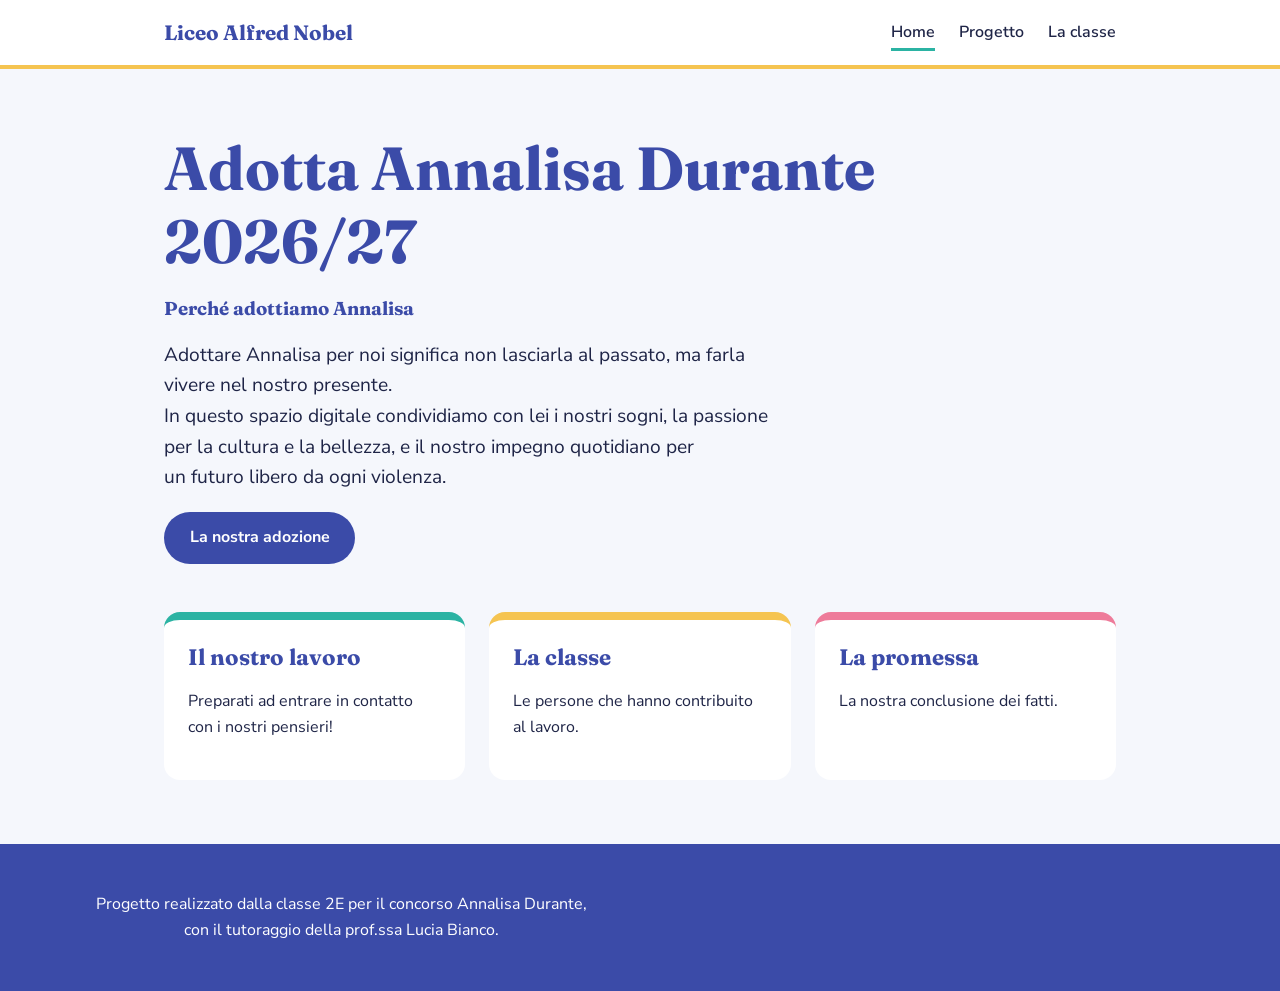
<file: index.html>
<!DOCTYPE html>
<html lang="it">
<head>
  <meta charset="UTF-8">
  <meta name="viewport" content="width=device-width, initial-scale=1">
  <title>Adotta Annalisa</title>
  
  <link rel="stylesheet" href="style.css">
  
  <link href="https://fonts.googleapis.com/css2?family=Fraunces:wght@600;700&family=Nunito+Sans:wght@400;700&display=swap" rel="stylesheet">
</head>
<body>

  <header>
    <div class="contenitore">
      <nav>
        <a class="logo" href="index.html">Liceo Alfred Nobel</a>
        <button id="bottone-menu" 
                aria-label="Apri il menu"
                aria-expanded="false"
                aria-controls="menu">Menu</button>
        <ul id="menu">
          
          <li><a class="attivo" href="index.html">Home</a></li>
          <li><a href="progetto.html">Progetto</a></li>
          <li><a href="team.html">La classe</a></li>
        </ul>
      </nav>
    </div>
  </header>

  <main class="contenitore">
    <section class="hero">
      <h1>Adotta Annalisa Durante 2026/27</h1>
      <h3>Perché adottiamo Annalisa</h3>
    
      <p>Adottare Annalisa per noi significa non lasciarla al passato, ma farla<br>
       vivere nel nostro presente.<br>
      In questo spazio digitale condividiamo con lei i nostri sogni, la passione<br>
      per la cultura e la bellezza, e il nostro impegno quotidiano per<br>
       un futuro libero da ogni violenza.</p>
      <a class="bottone" href="progetto.html">La nostra adozione</a>
    </section>

    
    <section class="schede">
      <a class="scheda" href="progetto.html">
        <h2>Il nostro lavoro</h2>
        <p>Preparati ad entrare in contatto con i nostri pensieri!</p>
      </a>
      <a class="scheda" href="team.html">
        <h2>La classe</h2>
        <p>Le persone che hanno contribuito al lavoro.</p>
      </a>
      <a class="scheda" href="progetto.html#risultati">
        <h2>La promessa</h2>
        <p>La nostra conclusione dei fatti.</p>




        
      </a>
    </section>

    
  </main>

  <footer>
    <p>Progetto realizzato dalla classe 2E per il concorso  Annalisa Durante,
      <br>con il tutoraggio della prof.ssa Lucia Bianco.</p>
  </footer>

  <script src="script.js"></script>
</body>
</html>
</file>
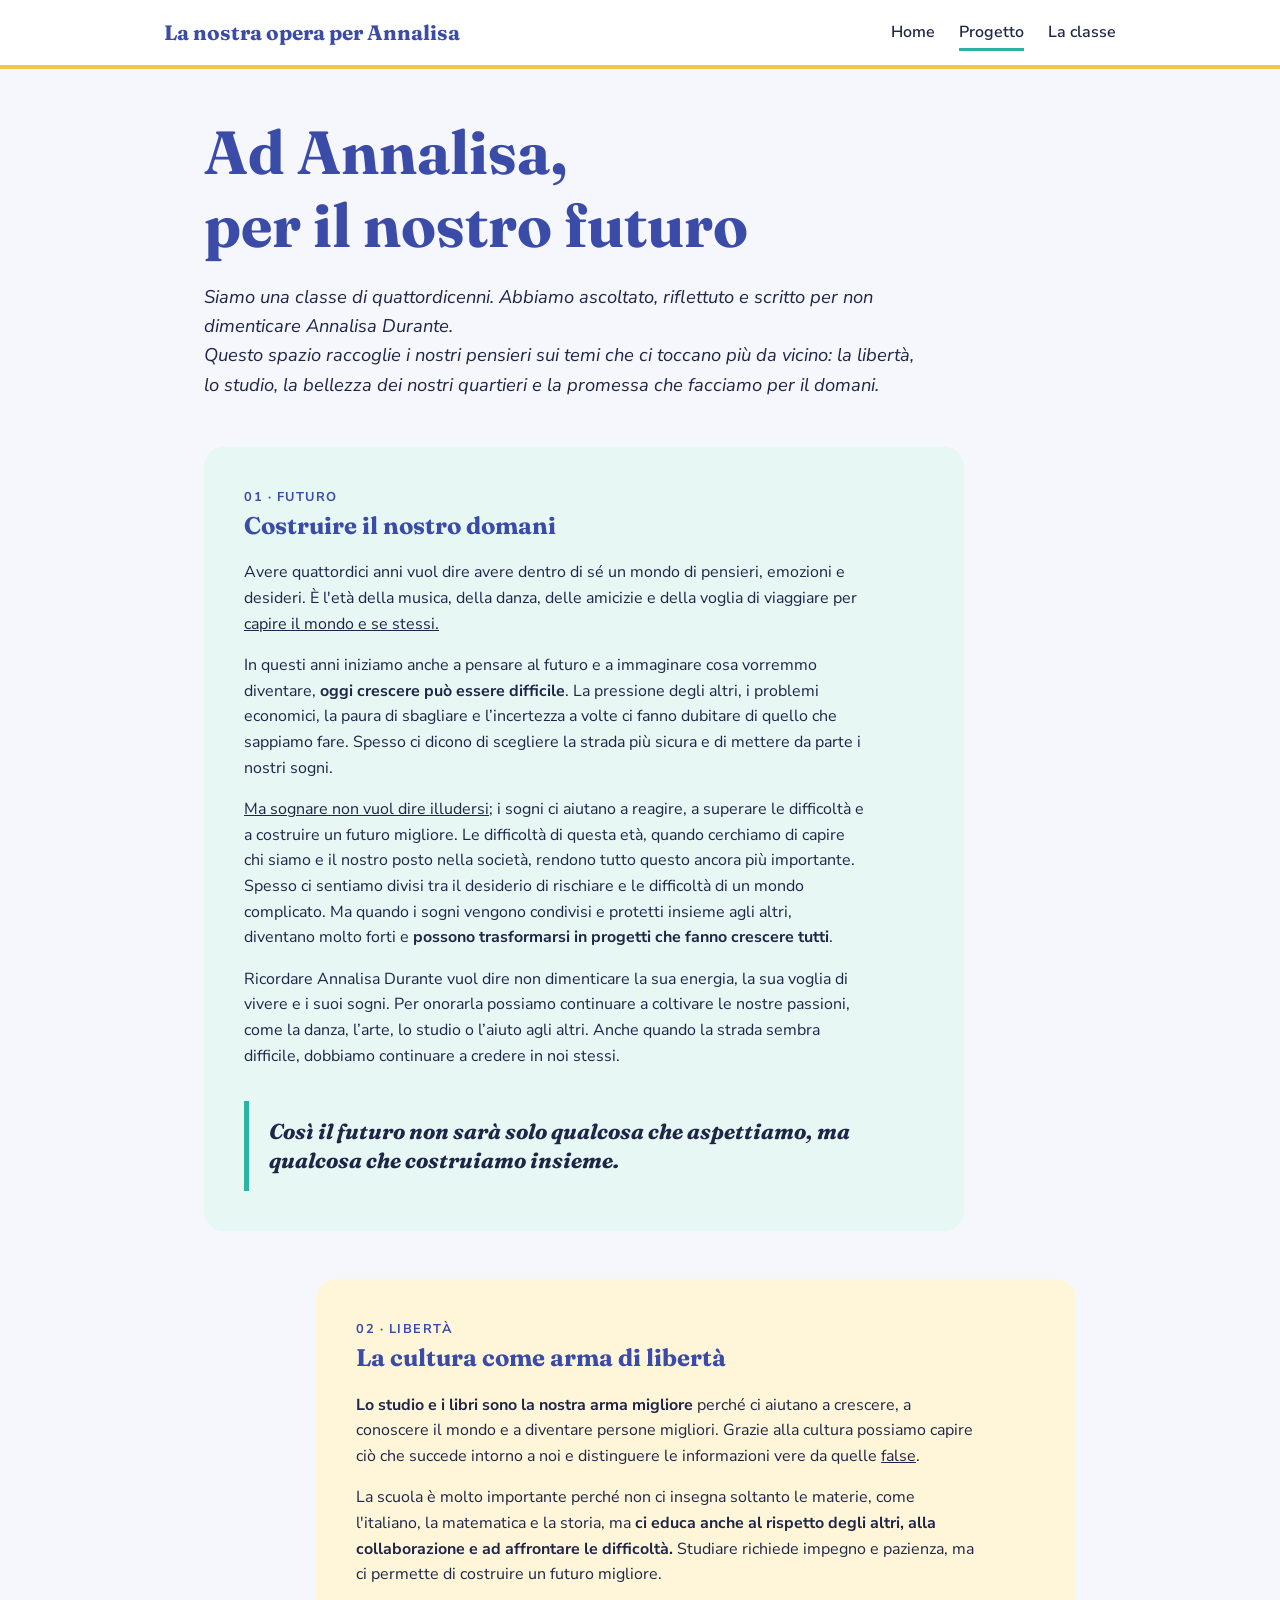
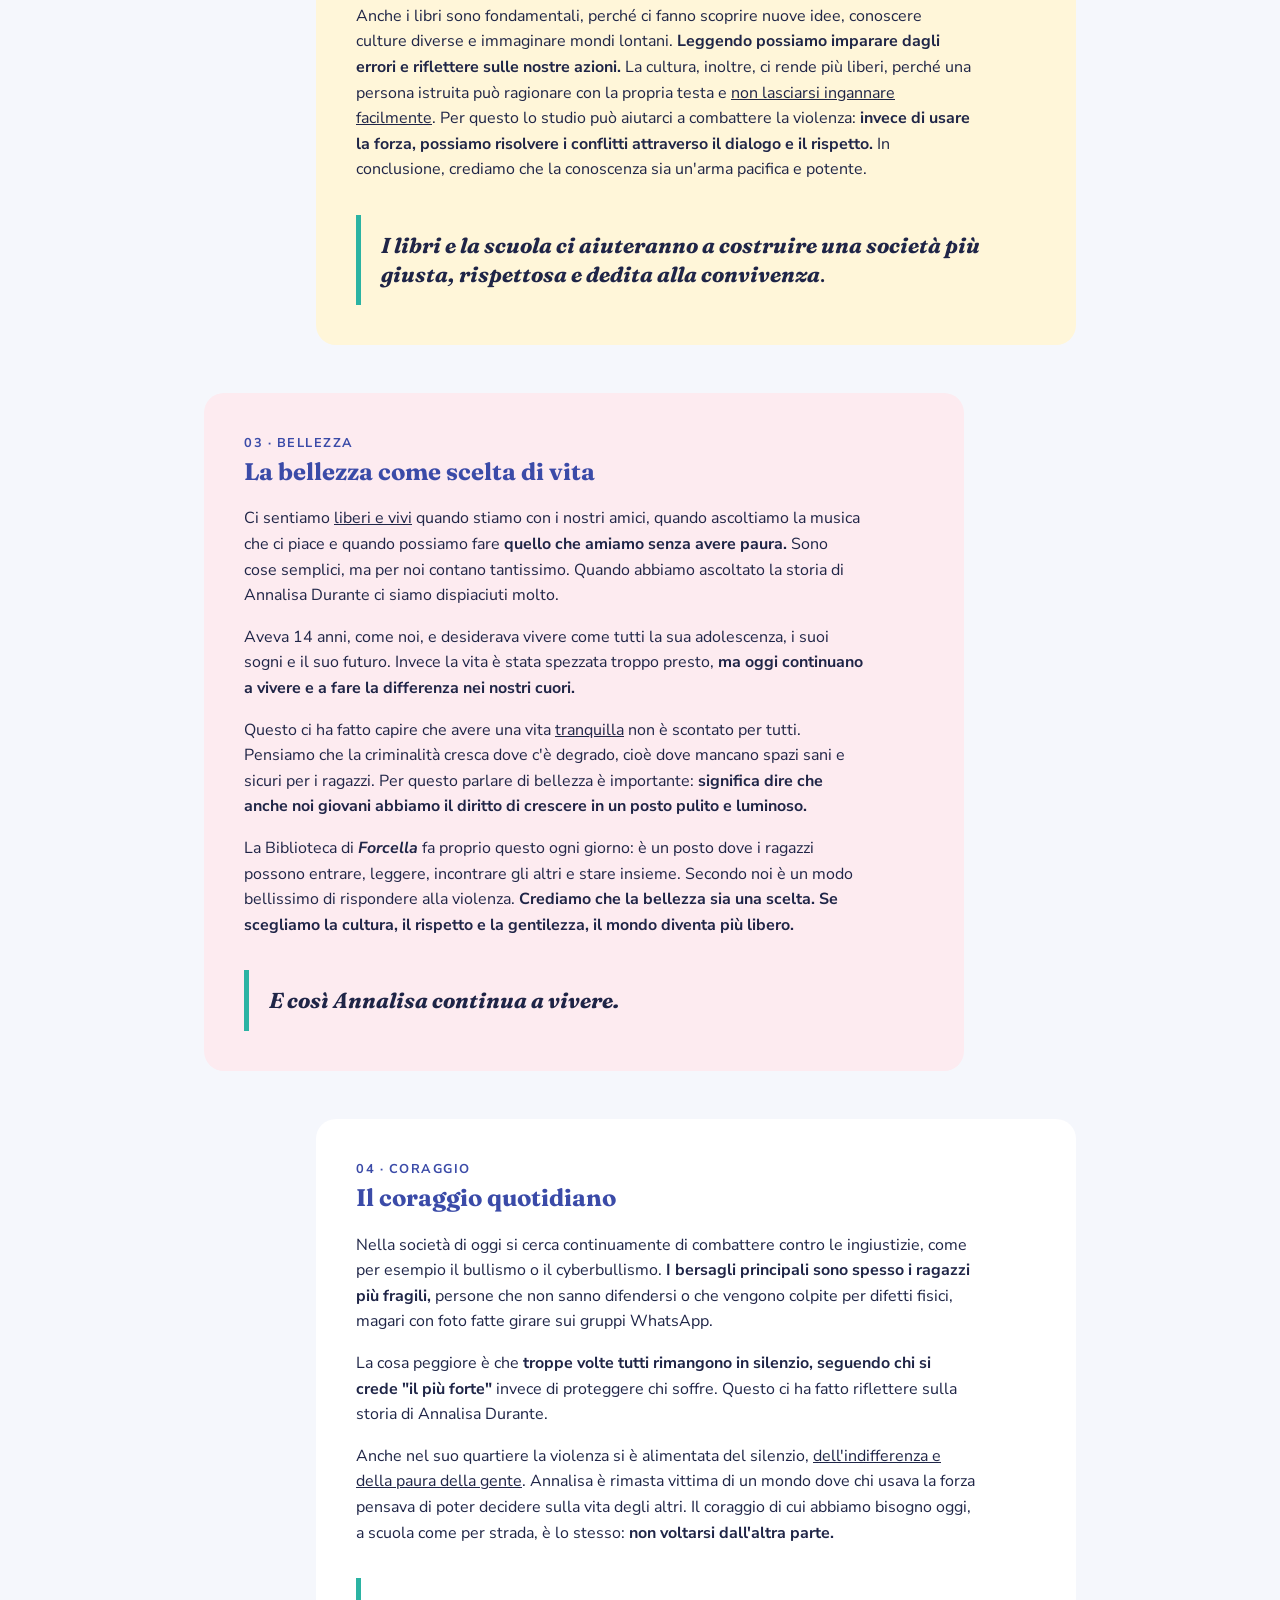
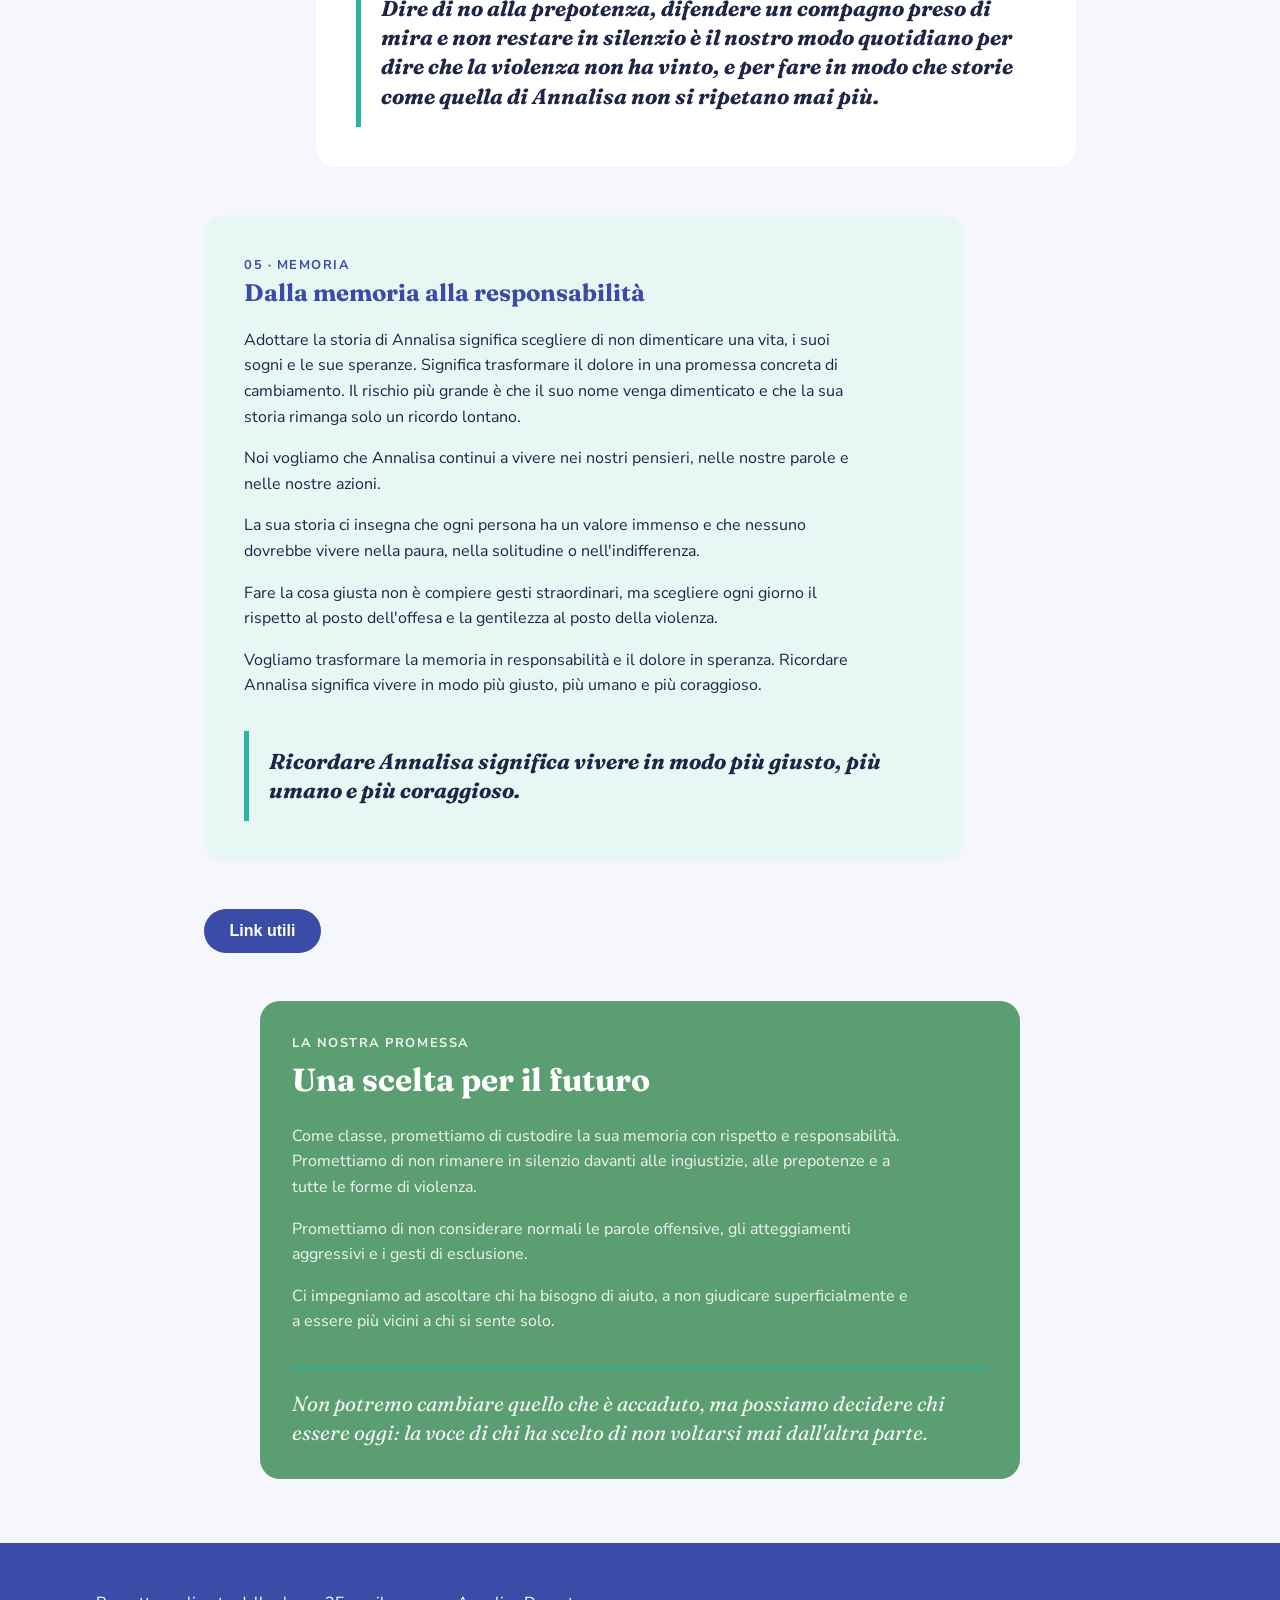
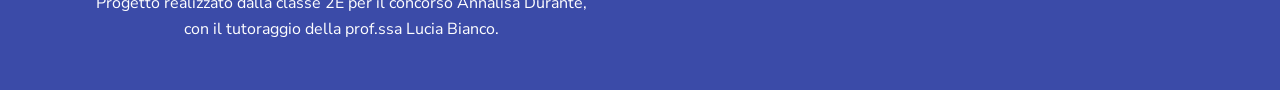
<file: Progetto.html>
<!DOCTYPE html>
<html lang="it">
<head>
  <meta charset="UTF-8">
  <meta name="viewport" content="width=device-width, initial-scale=1">
  <title>Progetto</title>
  <link rel="stylesheet" href="style.css">
  <link href="https://fonts.googleapis.com/css2?family=Fraunces:wght@600;700&family=Nunito+Sans:wght@400;700&display=swap" rel="stylesheet">
</head>
<body>

  <header>
    <div class="contenitore">
      <nav>
        <a class="logo" href="index.html">La nostra opera per Annalisa</a>
        <button id="bottone-menu" aria-label="Apri il menu">Menu</button>
        <ul id="menu">
          <li><a href="index.html">Home</a></li>
          <li><a class="attivo" href="progetto.html">Progetto</a></li>
          <li><a href="team.html">La classe</a></li>
        </ul>
      </nav>
    </div>
  </header>



  <main class="contenitore pagina">
  <h1>Ad Annalisa,<br>
    per il nostro futuro</h1>

  <p class="introduzione"><em>Siamo una classe di quattordicenni. Abbiamo ascoltato,
    riflettuto e scritto per non dimenticare Annalisa Durante.<br>
    Questo spazio raccoglie i nostri pensieri sui temi che ci
    toccano più da vicino: la libertà, lo studio, la bellezza
    dei nostri quartieri e la promessa che facciamo per il domani.</em></p>

  <section class="tema tema--acqua">
    <p class="numero">01 · FUTURO</p>
    <h2>Costruire il nostro domani</h2>

    <p>Avere quattordici anni vuol dire avere dentro di sé un mondo di pensieri, emozioni e desideri.
      È l'età della musica, della danza, delle amicizie e della voglia di viaggiare per <u>capire
      il mondo e se stessi.</u></p>

    <p>In questi anni iniziamo anche a pensare al futuro e a immaginare cosa vorremmo diventare,
      <strong>oggi crescere può essere difficile</strong>. La pressione
      degli altri, i problemi economici, la paura di sbagliare e l’incertezza a volte ci fanno
      dubitare di quello che sappiamo fare. Spesso ci dicono di scegliere la strada più sicura e
      di mettere da parte i nostri sogni.</p>

    <p><u>Ma sognare non vuol dire illudersi</u>; i sogni ci aiutano a
      reagire, a superare le difficoltà e a costruire un futuro migliore. Le difficoltà di questa età,
      quando cerchiamo di capire chi siamo e il nostro posto nella società, rendono tutto questo
      ancora più importante. Spesso ci sentiamo divisi tra il desiderio di rischiare e le difficoltà
      di un mondo complicato. Ma quando i sogni vengono condivisi e protetti insieme agli altri,
      diventano molto forti e <strong>possono trasformarsi in progetti che fanno crescere tutti</strong>.</p>

    <p>Ricordare Annalisa Durante vuol dire non dimenticare la sua energia, la sua voglia di vivere
      e i suoi sogni. Per onorarla possiamo continuare a coltivare le nostre passioni, come la
      danza, l’arte, lo studio o l’aiuto agli altri. Anche quando la strada sembra difficile,
      dobbiamo continuare a credere in noi stessi.</p>

    <blockquote><strong><em>Così il futuro non sarà solo qualcosa che
      aspettiamo, ma qualcosa che costruiamo insieme.</em></strong></blockquote>
  </section>

  <section class="tema tema--giallo">
    <p class="numero">02 · LIBERTÀ</p>
    <h2>La cultura come arma di libertà</h2>

    <p><strong>Lo studio e i libri sono la nostra arma migliore</strong> perché ci aiutano a crescere, a conoscere il mondo e
      a diventare persone migliori. Grazie alla cultura possiamo capire ciò che succede intorno a noi e
      distinguere le informazioni vere da quelle <u>false</u>.</p>

    <p>La scuola è molto importante perché non ci insegna soltanto le materie, come l'italiano, la matematica e la storia,
      ma <strong>ci educa anche al rispetto degli altri, alla collaborazione e ad affrontare le difficoltà.</strong>
      Studiare richiede impegno e pazienza, ma ci permette di costruire un futuro migliore.</p>

    <p>Anche i libri sono fondamentali, perché ci fanno scoprire nuove idee, conoscere culture diverse e immaginare
      mondi lontani. <strong>Leggendo possiamo imparare dagli errori e riflettere sulle nostre azioni.</strong>
      La cultura, inoltre, ci rende più liberi, perché una persona istruita può ragionare con la propria testa
      e <u>non lasciarsi ingannare facilmente</u>. Per questo lo studio può aiutarci a combattere la violenza:
      <strong>invece di usare la forza, possiamo risolvere i conflitti attraverso il dialogo e il rispetto.</strong>
      In conclusione, crediamo che la conoscenza sia un'arma pacifica e potente.</p>

    <blockquote><strong><em>I libri e la scuola
      ci aiuteranno a costruire una società più giusta, rispettosa e dedita alla convivenza</em></strong>.</blockquote>
  </section>

  <section class="tema tema--rosa">
    <p class="numero">03 · BELLEZZA</p>
    <h2>La bellezza come scelta di vita</h2>

    <p>Ci sentiamo <u>liberi e vivi</u> quando stiamo con i nostri amici, quando ascoltiamo la musica che ci piace e quando
      possiamo fare <strong>quello che amiamo senza avere paura.</strong>
      Sono cose semplici, ma per noi contano tantissimo.
      Quando abbiamo ascoltato la storia di Annalisa Durante ci siamo dispiaciuti molto.</p>

    <p>Aveva 14 anni, come noi,
      e desiderava vivere come tutti la sua adolescenza, i suoi sogni e il suo futuro. Invece la vita è stata spezzata troppo presto,
      <strong>ma oggi continuano a vivere e a fare la differenza nei nostri cuori.</strong></p>

    <p>Questo ci ha fatto capire che avere una vita <u>tranquilla</u> non è scontato per tutti.
      Pensiamo che la criminalità cresca dove c'è degrado, cioè dove mancano spazi sani e sicuri per i ragazzi.
      Per questo parlare di bellezza è importante: <strong>significa dire che anche noi giovani abbiamo il diritto di crescere in un posto pulito e luminoso.</strong></p>

    <p>La Biblioteca di <strong><em>Forcella</em></strong> fa proprio questo ogni giorno: è un posto dove i ragazzi possono entrare, leggere,
      incontrare gli altri e stare insieme.
      Secondo noi è un modo bellissimo di rispondere alla violenza.
      <strong>Crediamo che la bellezza sia una scelta. Se scegliamo la cultura, il rispetto e la gentilezza, il mondo diventa più libero.</strong></p>

    <blockquote><strong><em>E così Annalisa continua a vivere.</em></strong></blockquote>
  </section>

  <section class="tema tema--chiaro">
    <p class="numero">04 · CORAGGIO</p>
    <h2>Il coraggio quotidiano</h2>

    <p>Nella società di oggi si cerca continuamente di combattere contro le ingiustizie,
      come per esempio il bullismo o il cyberbullismo.
      <strong>I bersagli principali sono spesso i ragazzi più fragili,</strong> persone che non sanno difendersi o che vengono colpite per
      difetti fisici, magari con foto fatte girare sui gruppi WhatsApp.</p>

    <p>La cosa peggiore è che <strong>troppe volte tutti rimangono in silenzio, seguendo chi si crede "il più forte"</strong>
      invece di proteggere chi soffre.
      Questo ci ha fatto riflettere sulla storia di Annalisa Durante.</p>

    <p>Anche nel suo quartiere la violenza si è alimentata del silenzio, <u>dell'indifferenza e della paura della gente</u>.
      Annalisa è rimasta vittima di un mondo dove chi usava la forza pensava di poter decidere
      sulla vita degli altri.
      Il coraggio di cui abbiamo bisogno oggi, a scuola come per strada, è lo stesso: <strong>non voltarsi
      dall'altra parte.</strong></p>

    <blockquote><strong><em>Dire di no alla prepotenza, difendere un compagno preso di mira e non restare
      in silenzio è il nostro modo quotidiano per dire che la violenza non ha vinto,
      e per fare in modo che storie come quella di Annalisa non si ripetano mai più.</em></strong></blockquote>
  </section>


  <section class="tema tema--acqua">
  <p class="numero">05 · MEMORIA</p>
  <h2>Dalla memoria alla responsabilità</h2>

  <p>Adottare la storia di Annalisa significa scegliere di non dimenticare una vita,
    i suoi sogni e le sue speranze. Significa trasformare il dolore in una promessa
    concreta di cambiamento. Il rischio più grande è che il suo nome venga dimenticato
    e che la sua storia rimanga solo un ricordo lontano.</p>

  <p>Noi vogliamo che Annalisa continui a vivere nei nostri pensieri, nelle nostre
    parole e nelle nostre azioni.</p>

  <p>La sua storia ci insegna che ogni persona ha un valore immenso e che nessuno
    dovrebbe vivere nella paura, nella solitudine o nell'indifferenza.</p>

  <p>Fare la cosa giusta non è compiere gesti straordinari, ma scegliere ogni giorno
    il rispetto al posto dell'offesa e la gentilezza al posto della violenza.</p>

  <p>
    Vogliamo trasformare la memoria in responsabilità e il dolore in speranza. 
    Ricordare Annalisa significa vivere in modo più giusto, più umano e più coraggioso.
  </p>

  <blockquote><strong><em>
    Ricordare Annalisa significa vivere in modo più giusto, più umano e più coraggioso.
  </blockquote></em></strong>
</section>


  <button class="bottone" id="bottone-dettagli">Link utili</button>
  <div id="dettagli">
    <p>Usato per collegamenti per link o altre pagine.</p>
  </div>

   <!--<section class="risultati" id="risultati">
    <h2>I risultati</h2>
    <p>Cosa ci ha insegnato? Magari ci ha unito per un tema importante?</p>
  </section> -->
</main>

<section class="risultati" id="risultati"> 
  

  <div class="promessa">
    <p class="promessa-etichetta">LA NOSTRA PROMESSA</p>

    <h3>Una scelta per il futuro</h3>

    <div class="promessa-testo">
      <p>
        Come classe, promettiamo di custodire la sua memoria con rispetto e responsabilità.
 Promettiamo di non rimanere in silenzio davanti alle ingiustizie, alle prepotenze
  e a tutte le forme di violenza.
      </p>

      <p>
        Promettiamo di non considerare normali le parole
   offensive, gli atteggiamenti aggressivi e i gesti di esclusione. 
      </p>

      <p>
        Ci impegniamo 
   ad ascoltare chi ha bisogno di aiuto, a non giudicare superficialmente e a essere
    più vicini a chi si sente solo.
      </p>
    </div>

    <p class="promessa-finale">
      Non potremo cambiare quello che è accaduto, ma possiamo decidere chi essere oggi:
      la voce di chi ha scelto di non voltarsi mai dall'altra parte.
    </p>
  </div>
</section>


  <footer>
    <p>Progetto realizzato dalla classe 2E per il concorso Annalisa Durante,<br>con il tutoraggio della prof.ssa Lucia Bianco.</p>
  </footer>

  <script src="script.js"></script>
</body>
</html>
</file>
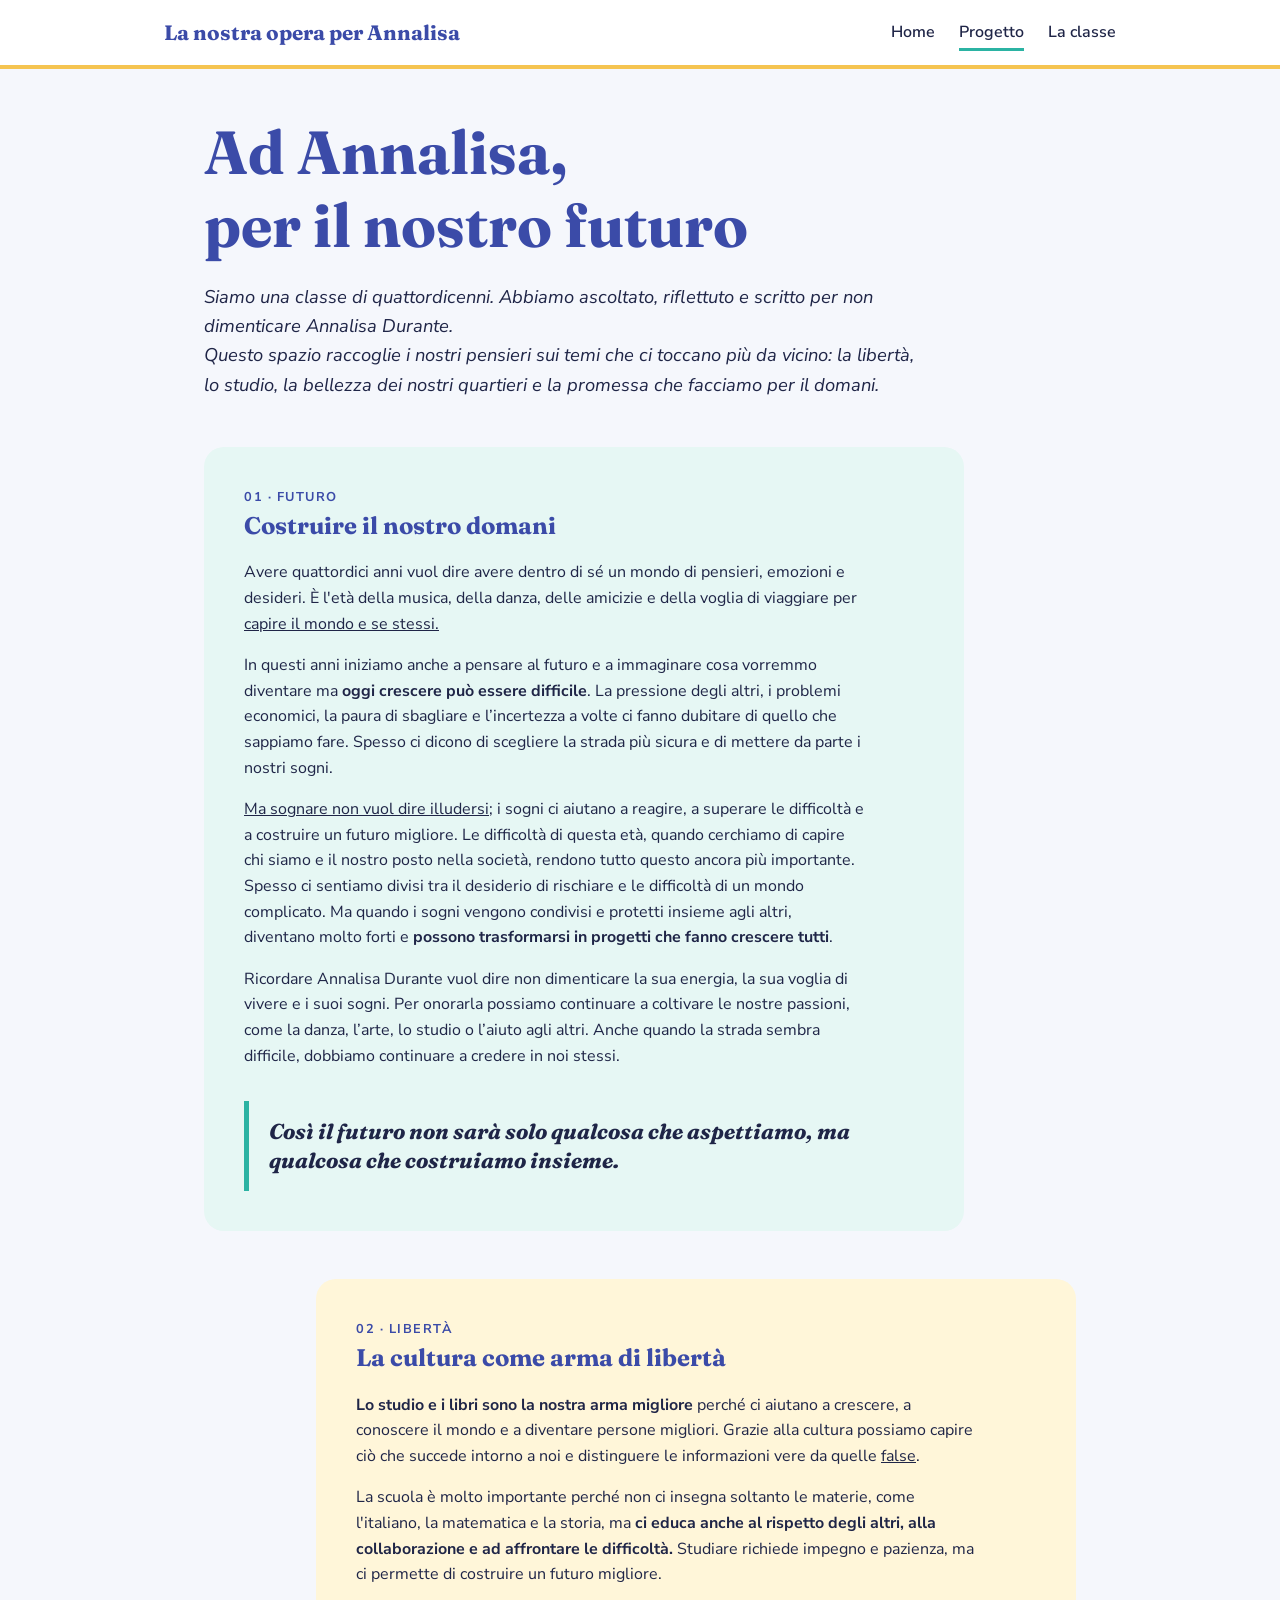
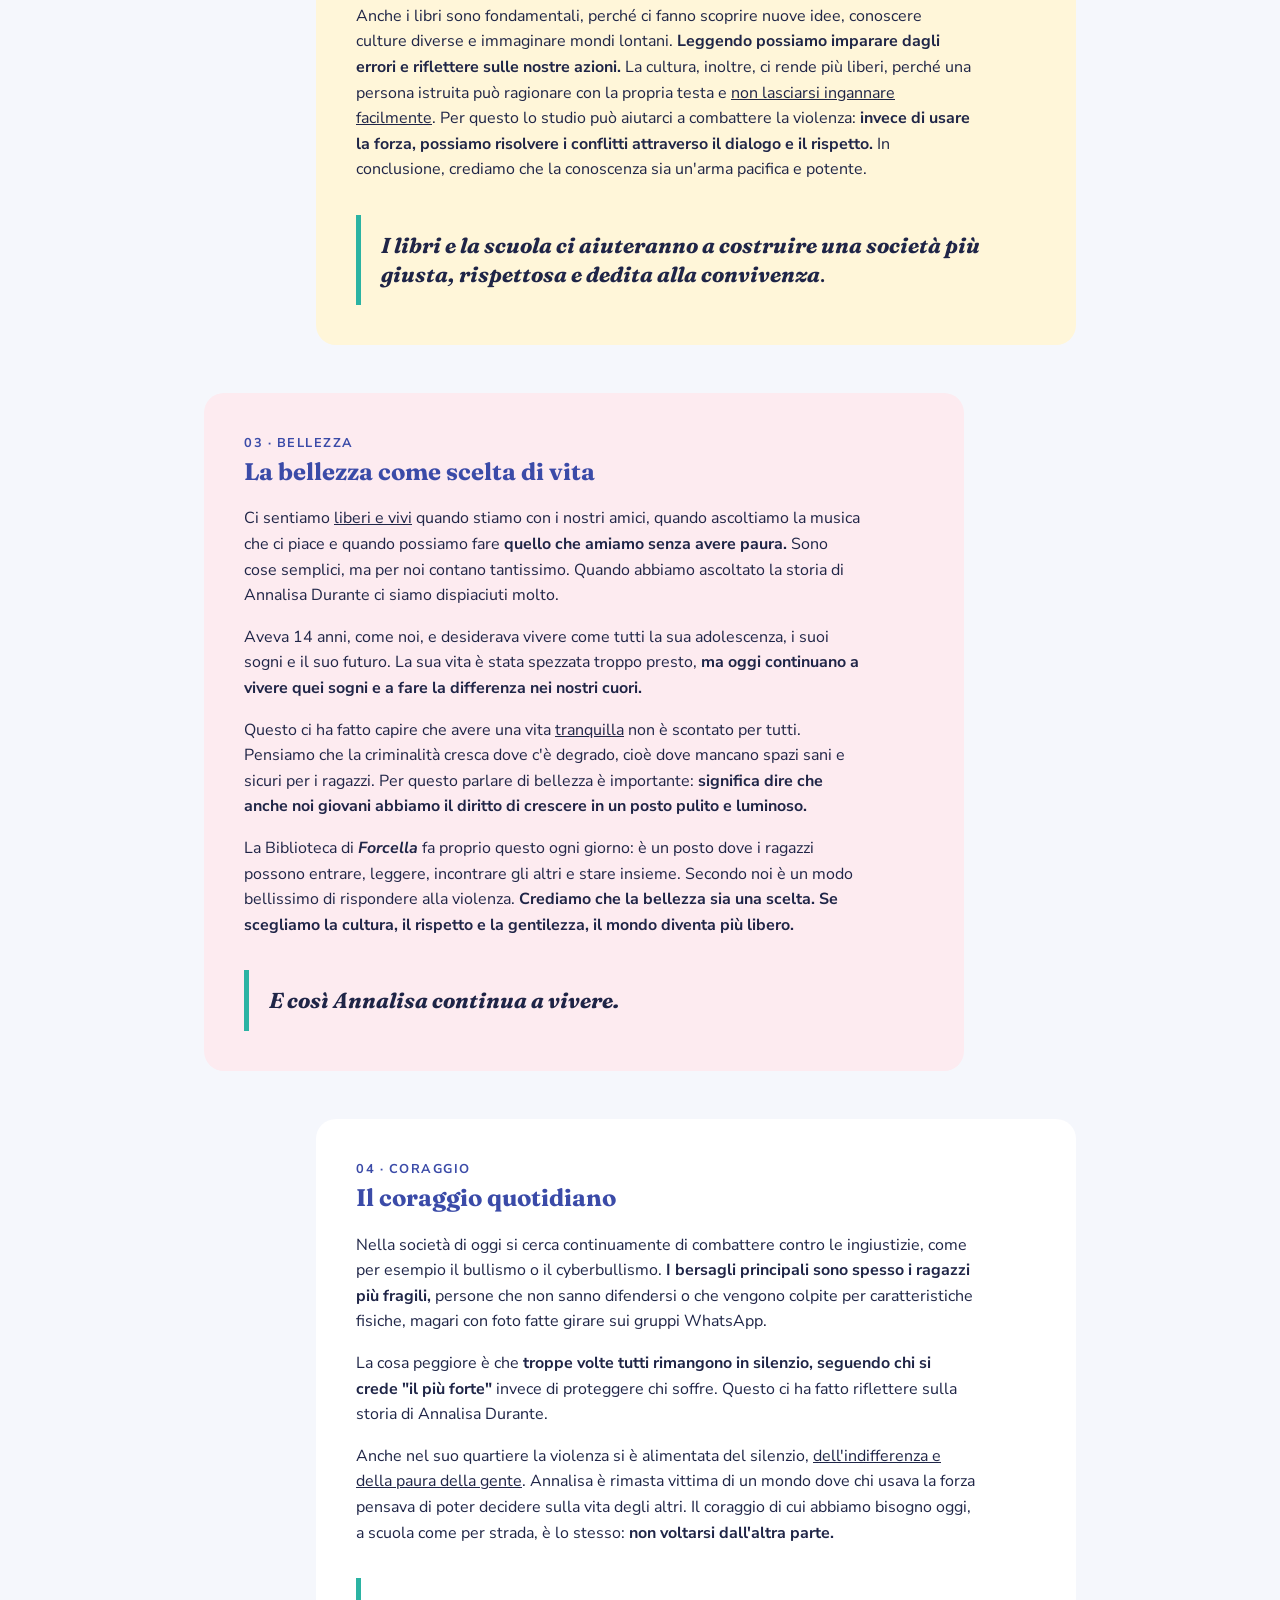
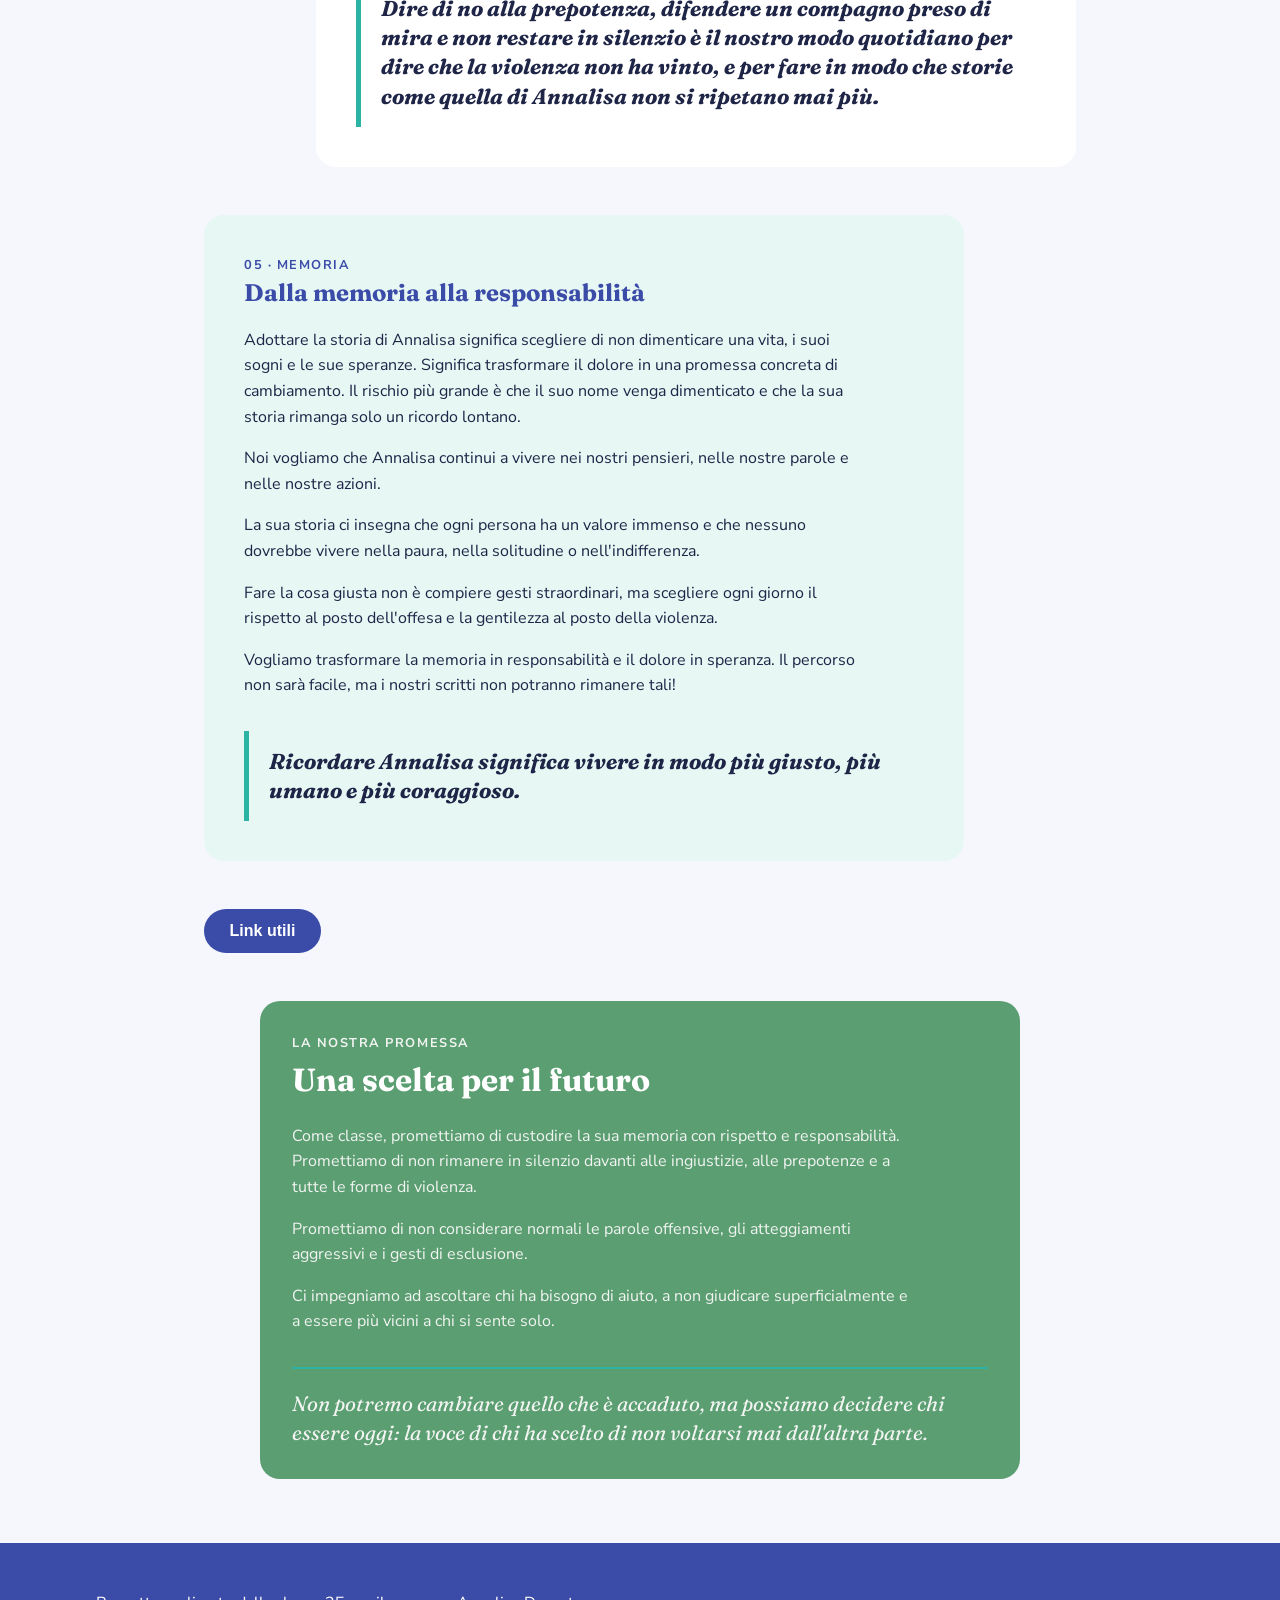
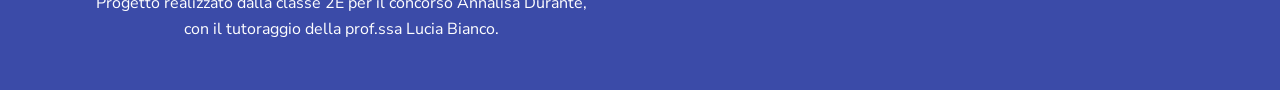
<file: progetto.html>
<!DOCTYPE html>
<html lang="it">
<head>
  <meta charset="UTF-8">
  <meta name="viewport" content="width=device-width, initial-scale=1">
  <title>Progetto</title>
  <link rel="stylesheet" href="style.css">
  <link href="https://fonts.googleapis.com/css2?family=Fraunces:wght@600;700&family=Nunito+Sans:wght@400;700&display=swap" rel="stylesheet">
</head>
<body>

  <header>
    <div class="contenitore">
      <nav>
        <a class="logo" href="index.html">La nostra opera per Annalisa</a>
        <button id="bottone-menu" 
                aria-label="Apri il menu"
                aria-expanded="false"
                aria-controls="menu">Menu</button>
        <ul id="menu">
          <li><a href="index.html">Home</a></li>
          <li><a class="attivo" href="progetto.html">Progetto</a></li>
          <li><a href="team.html">La classe</a></li>
        </ul>
      </nav>
    </div>
  </header>



  <main class="contenitore pagina">
  <h1>Ad Annalisa,<br>
    per il nostro futuro</h1>

  <p class="introduzione"><em>Siamo una classe di quattordicenni. Abbiamo ascoltato,
    riflettuto e scritto per non dimenticare Annalisa Durante.<br>
    Questo spazio raccoglie i nostri pensieri sui temi che ci
    toccano più da vicino: la libertà, lo studio, la bellezza
    dei nostri quartieri e la promessa che facciamo per il domani.</em></p>

  <section class="tema tema--acqua">
    <p class="numero">01 · FUTURO</p>
    <h2>Costruire il nostro domani</h2>

    <p>Avere quattordici anni vuol dire avere dentro di sé un mondo di pensieri, emozioni e desideri.
      È l'età della musica, della danza, delle amicizie e della voglia di viaggiare per <u>capire
      il mondo e se stessi.</u></p>

    <p>In questi anni iniziamo anche a pensare al futuro e a immaginare cosa vorremmo diventare ma
      <strong>oggi crescere può essere difficile</strong>. La pressione
      degli altri, i problemi economici, la paura di sbagliare e l’incertezza a volte ci fanno
      dubitare di quello che sappiamo fare. Spesso ci dicono di scegliere la strada più sicura e
      di mettere da parte i nostri sogni.</p>

    <p><u>Ma sognare non vuol dire illudersi</u>; i sogni ci aiutano a
      reagire, a superare le difficoltà e a costruire un futuro migliore. Le difficoltà di questa età,
      quando cerchiamo di capire chi siamo e il nostro posto nella società, rendono tutto questo
      ancora più importante. Spesso ci sentiamo divisi tra il desiderio di rischiare e le difficoltà
      di un mondo complicato. Ma quando i sogni vengono condivisi e protetti insieme agli altri,
      diventano molto forti e <strong>possono trasformarsi in progetti che fanno crescere tutti</strong>.</p>

    <p>Ricordare Annalisa Durante vuol dire non dimenticare la sua energia, la sua voglia di vivere
      e i suoi sogni. Per onorarla possiamo continuare a coltivare le nostre passioni, come la
      danza, l’arte, lo studio o l’aiuto agli altri. Anche quando la strada sembra difficile,
      dobbiamo continuare a credere in noi stessi.</p>

    <blockquote><strong><em>Così il futuro non sarà solo qualcosa che
      aspettiamo, ma qualcosa che costruiamo insieme.</em></strong></blockquote>
  </section>

  <section class="tema tema--giallo">
    <p class="numero">02 · LIBERTÀ</p>
    <h2>La cultura come arma di libertà</h2>

    <p><strong>Lo studio e i libri sono la nostra arma migliore</strong> perché ci aiutano a crescere, a conoscere il mondo e
      a diventare persone migliori. Grazie alla cultura possiamo capire ciò che succede intorno a noi e
      distinguere le informazioni vere da quelle <u>false</u>.</p>

    <p>La scuola è molto importante perché non ci insegna soltanto le materie, come l'italiano, la matematica e la storia,
      ma <strong>ci educa anche al rispetto degli altri, alla collaborazione e ad affrontare le difficoltà.</strong>
      Studiare richiede impegno e pazienza, ma ci permette di costruire un futuro migliore.</p>

    <p>Anche i libri sono fondamentali, perché ci fanno scoprire nuove idee, conoscere culture diverse e immaginare
      mondi lontani. <strong>Leggendo possiamo imparare dagli errori e riflettere sulle nostre azioni.</strong>
      La cultura, inoltre, ci rende più liberi, perché una persona istruita può ragionare con la propria testa
      e <u>non lasciarsi ingannare facilmente</u>. Per questo lo studio può aiutarci a combattere la violenza:
      <strong>invece di usare la forza, possiamo risolvere i conflitti attraverso il dialogo e il rispetto.</strong>
      In conclusione, crediamo che la conoscenza sia un'arma pacifica e potente.</p>

    <blockquote><strong><em>I libri e la scuola
      ci aiuteranno a costruire una società più giusta, rispettosa e dedita alla convivenza</em></strong>.</blockquote>
  </section>

  <section class="tema tema--rosa">
    <p class="numero">03 · BELLEZZA</p>
    <h2>La bellezza come scelta di vita</h2>

    <p>Ci sentiamo <u>liberi e vivi</u> quando stiamo con i nostri amici, quando ascoltiamo la musica che ci piace e quando
      possiamo fare <strong>quello che amiamo senza avere paura.</strong>
      Sono cose semplici, ma per noi contano tantissimo.
      Quando abbiamo ascoltato la storia di Annalisa Durante ci siamo dispiaciuti molto.</p>

    <p>Aveva 14 anni, come noi,
      e desiderava vivere come tutti la sua adolescenza, i suoi sogni e il suo futuro. La sua vita è stata spezzata troppo presto,
      <strong>ma oggi continuano a vivere quei sogni e a fare la differenza nei nostri cuori.</strong></p>

    <p>Questo ci ha fatto capire che avere una vita <u>tranquilla</u> non è scontato per tutti.
      Pensiamo che la criminalità cresca dove c'è degrado, cioè dove mancano spazi sani e sicuri per i ragazzi.
      Per questo parlare di bellezza è importante: <strong>significa dire che anche noi giovani abbiamo il diritto di crescere in un posto pulito e luminoso.</strong></p>

    <p>La Biblioteca di <strong><em>Forcella</em></strong> fa proprio questo ogni giorno: è un posto dove i ragazzi possono entrare, leggere,
      incontrare gli altri e stare insieme.
      Secondo noi è un modo bellissimo di rispondere alla violenza.
      <strong>Crediamo che la bellezza sia una scelta. Se scegliamo la cultura, il rispetto e la gentilezza, il mondo diventa più libero.</strong></p>

    <blockquote><strong><em>E così Annalisa continua a vivere.</em></strong></blockquote>
  </section>

  <section class="tema tema--chiaro">
    <p class="numero">04 · CORAGGIO</p>
    <h2>Il coraggio quotidiano</h2>

    <p>Nella società di oggi si cerca continuamente di combattere contro le ingiustizie,
      come per esempio il bullismo o il cyberbullismo.
      <strong>I bersagli principali sono spesso i ragazzi più fragili,</strong> persone che non sanno difendersi o che vengono colpite per
      caratteristiche fisiche, magari con foto fatte girare sui gruppi WhatsApp.</p>

    <p>La cosa peggiore è che <strong>troppe volte tutti rimangono in silenzio, seguendo chi si crede "il più forte"</strong>
      invece di proteggere chi soffre.
      Questo ci ha fatto riflettere sulla storia di Annalisa Durante.</p>

    <p>Anche nel suo quartiere la violenza si è alimentata del silenzio, <u>dell'indifferenza e della paura della gente</u>.
      Annalisa è rimasta vittima di un mondo dove chi usava la forza pensava di poter decidere
      sulla vita degli altri.
      Il coraggio di cui abbiamo bisogno oggi, a scuola come per strada, è lo stesso: <strong>non voltarsi
      dall'altra parte.</strong></p>

    <blockquote><strong><em>Dire di no alla prepotenza, difendere un compagno preso di mira e non restare
      in silenzio è il nostro modo quotidiano per dire che la violenza non ha vinto,
      e per fare in modo che storie come quella di Annalisa non si ripetano mai più.</em></strong></blockquote>
  </section>


  <section class="tema tema--acqua">
  <p class="numero">05 · MEMORIA</p>
  <h2>Dalla memoria alla responsabilità</h2>

  <p>Adottare la storia di Annalisa significa scegliere di non dimenticare una vita,
    i suoi sogni e le sue speranze. Significa trasformare il dolore in una promessa
    concreta di cambiamento. Il rischio più grande è che il suo nome venga dimenticato
    e che la sua storia rimanga solo un ricordo lontano.</p>

  <p>Noi vogliamo che Annalisa continui a vivere nei nostri pensieri, nelle nostre
    parole e nelle nostre azioni.</p>

  <p>La sua storia ci insegna che ogni persona ha un valore immenso e che nessuno
    dovrebbe vivere nella paura, nella solitudine o nell'indifferenza.</p>

  <p>Fare la cosa giusta non è compiere gesti straordinari, ma scegliere ogni giorno
    il rispetto al posto dell'offesa e la gentilezza al posto della violenza.</p>

  <p>
    Vogliamo trasformare la memoria in responsabilità e il dolore in speranza. 
    Il percorso non sarà facile, ma i nostri scritti non potranno rimanere tali!
  </p>

  <blockquote><strong><em>
    Ricordare Annalisa significa vivere in modo più giusto, più umano e più coraggioso.
  </em></strong></blockquote>
</section>


  <button class="bottone" id="bottone-dettagli">Link utili</button>
  <div id="dettagli">
    <p>Pagina Wikipedia Annalisa Durante: 
       <a class="linkBlu" href="https://en.wikipedia.org/wiki/Annalisa_Durante" target="_blank" rel="noopener noreferrer">visita il sito</a><br>
       Approfondimenti sulla storia: <a class="linkBlu" href="https://www.interno.gov.it/sites/default/files/allegati/annalisa_durante.pdf" target="_blank" rel="noopener noreferrer">visita il sito</a></p>
  </div>

   <!--<section class="risultati" id="risultati">
    <h2>I risultati</h2>
    <p>Cosa ci ha insegnato? Magari ci ha unito per un tema importante?</p>
  </section> -->
</main>

<section class="risultati" id="risultati"> 
  

  <div class="promessa">
    <p class="promessa-etichetta">LA NOSTRA PROMESSA</p>

    <h3>Una scelta per il futuro</h3>

    <div class="promessa-testo">
      <p>
        Come classe, promettiamo di custodire la sua memoria con rispetto e responsabilità.
 Promettiamo di non rimanere in silenzio davanti alle ingiustizie, alle prepotenze
  e a tutte le forme di violenza.
      </p>

      <p>
        Promettiamo di non considerare normali le parole
   offensive, gli atteggiamenti aggressivi e i gesti di esclusione. 
      </p>

      <p>
        Ci impegniamo 
   ad ascoltare chi ha bisogno di aiuto, a non giudicare superficialmente e a essere
    più vicini a chi si sente solo.
      </p>
    </div>

    <p class="promessa-finale">
      Non potremo cambiare quello che è accaduto, ma possiamo decidere chi essere oggi:
      la voce di chi ha scelto di non voltarsi mai dall'altra parte.
    </p>
  </div>
</section>


  <footer>
    <p>Progetto realizzato dalla classe 2E per il concorso Annalisa Durante,<br>con il tutoraggio della prof.ssa Lucia Bianco.</p>
  </footer>

  <script src="script.js"></script>
</body>
</html>
</file>
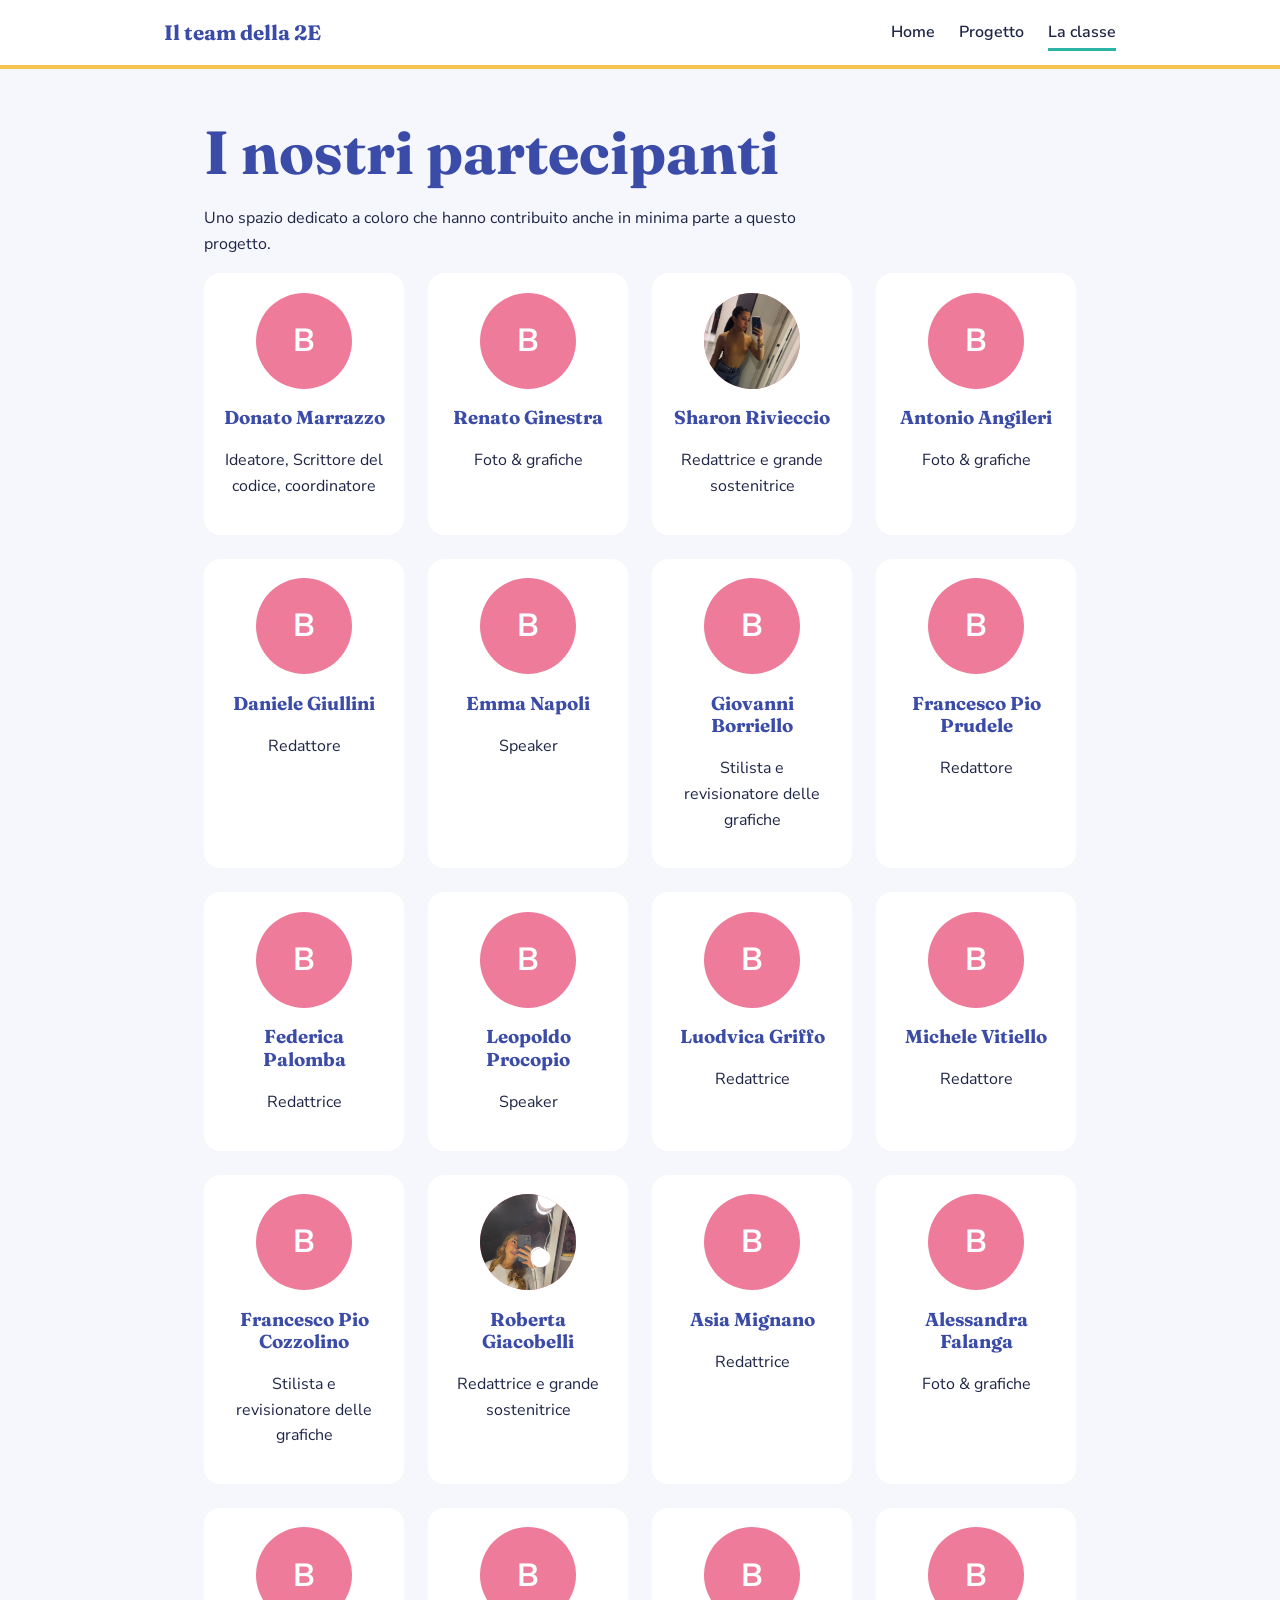
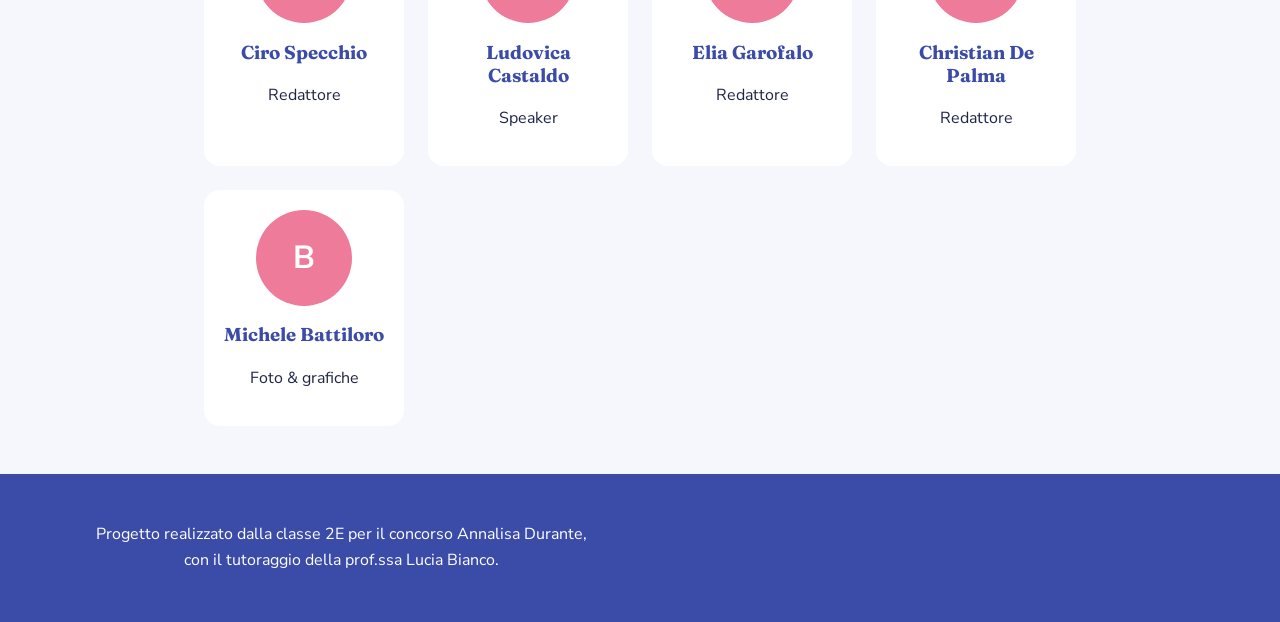
<file: team.html>
<!DOCTYPE html>
<html lang="it">
<head>
  <meta charset="UTF-8">
  <meta name="viewport" content="width=device-width, initial-scale=1">
  <title>Il team della 2E</title>
  <link rel="stylesheet" href="style.css">
  <link href="https://fonts.googleapis.com/css2?family=Fraunces:wght@600;700&family=Nunito+Sans:wght@400;700&display=swap" rel="stylesheet">
</head>
<body>

  <header>
    <div class="contenitore">
      <nav>
        <a class="logo" href="index.html">Il team della 2E</a>
        <button id="bottone-menu" 
                aria-label="Apri il menu"
                aria-expanded="false"
                aria-controls="menu">Menu</button>
        <ul id="menu">
          <li><a href="index.html">Home</a></li>
          <li><a href="progetto.html">Progetto</a></li>
          <li><a class="attivo" href="team.html">La classe</a></li>
        </ul>
      </nav>
    </div>
  </header>

  <main class="contenitore pagina">
    <h1>I nostri partecipanti</h1>
    <p>Uno spazio dedicato a coloro che hanno contribuito anche in minima parte a questo progetto.</p>

    <div class="membri">
      
      <div class="membro">
        <div class="avatar">B</div>
        <h3>Donato Marrazzo</h3>
           <p>Ideatore,
            Scrittore del codice,
           coordinatore</p>
      </div>


      <div class="membro">
        <div class="avatar">B</div>
         <h3>Renato Ginestra</h3>
           <p>Foto & grafiche</p></div>


        <div class="membro">
        <div class="avatar"><img src="Foto/Sha.jpg" alt="S.R."></div>
         <h3>Sharon Rivieccio</h3>
           <p>Redattrice e grande sostenitrice</p></div>


      <div class="membro">
        <div class="avatar">B</div>
         <h3>Antonio Angileri</h3>
           <p>Foto & grafiche</p></div>


      <div class="membro">
        <div class="avatar">B</div>
         <h3>Daniele Giullini</h3>
           <p>Redattore</p></div>


      <div class="membro">
        <div class="avatar">B</div>
         <h3>Emma Napoli</h3>
           <p>Speaker</p></div>


      <div class="membro">
        <div class="avatar">B</div>
         <h3>Giovanni Borriello</h3>
           <p>Stilista e revisionatore delle grafiche</p>
           </div>



      <div class="membro">
        <div class="avatar">B</div>
         <h3>Francesco Pio Prudele</h3>
           <p>Redattore</p></div>


      <div class="membro">
        <div class="avatar">B</div>
         <h3>Federica Palomba</h3>
           <p>Redattrice</p></div>


      <div class="membro">
        <div class="avatar">B</div>
         <h3>Leopoldo Procopio</h3>
           <p>Speaker</p></div>


      <div class="membro">
        <div class="avatar">B</div>
         <h3>Luodvica Griffo</h3>
          <p>Redattrice</p></div>


      <div class="membro">
        <div class="avatar">B</div>
         <h3>Michele Vitiello</h3>
           <p>Redattore</p></div>


      <div class="membro">
        <div class="avatar">B</div>
         <h3>Francesco Pio Cozzolino</h3>
           <p>Stilista e revisionatore delle grafiche</p></div>


      <div class="membro">
        <div class="avatar"><img src="Foto/Roby.jpg" alt="R.G."></div>
         <h3>Roberta Giacobelli</h3>
           <p>Redattrice e grande sostenitrice</p></div>


      <div class="membro">
        <div class="avatar">B</div>
         <h3>Asia Mignano</h3>
           <p>Redattrice</p></div>


      <div class="membro">
        <div class="avatar">B</div>
         <h3>Alessandra Falanga</h3>
           <p>Foto & grafiche</p></div>


      <div class="membro">
        <div class="avatar">B</div>
         <h3>Ciro Specchio</h3>
           <p>Redattore</p></div>


      <div class="membro">
        <div class="avatar">B</div>
         <h3>Ludovica Castaldo</h3>
           <p>Speaker</p></div>


      <div class="membro">
        <div class="avatar">B</div>
         <h3>Elia Garofalo</h3>
           <p>Redattore</p></div>

           
      <div class="membro">
        <div class="avatar">B</div>
         <h3>Christian De Palma</h3>
           <p>Redattore</p>

           
      </div>
      <div class="membro">
        <div class="avatar">B</div>
         <h3>Michele Battiloro</h3>
           <p>Foto & grafiche</p>
      </div>
    </div>
  </main>

  <footer>
    <p>Progetto realizzato dalla classe 2E per il concorso Annalisa Durante,<br>con il tutoraggio della prof.ssa Lucia Bianco.</p>
  </footer>

  <script src="script.js"></script>
</body>
</html>
</file>
<file: style.css>
/* ===== 1. COLORI =====
   Cambia i colori SOLO qui: tutto il sito li legge da queste variabili. */
:root {
  --sfondo: #f5f7fc;      /* sfondo pagina */
  --testo: #1f2547;       /* testo principale */
  --primario: #3b4ba8;    /* indaco: titoli e menu */
  --accento1: #2bb3a3;    /* verde acqua */
  --accento2: #f5c451;    /* giallo sole */
  --accento3: #ee7b9a;    /* rosa */
  --bianco: #ffffff;
}

/* ===== 2. BASE ===== */
* { box-sizing: border-box; }
body {
  margin: 0;
  font-family: "Nunito Sans", Arial, sans-serif; /* se manca il primo, usa il successivo */
  color: var(--testo);
  background: var(--sfondo);
  line-height: 1.6;
}
h1, h2, h3 { font-family: "Fraunces", Georgia, serif; color: var(--primario); line-height: 1.2; }
h1 { font-size: clamp(2.2rem, 6vw, 3.8rem); margin: 0 0 1rem; }
a { color: inherit; }
img { max-width: 100%; display: block; }
.contenitore { max-width: 1000px; margin: 0 auto; padding: 0 1.5rem; }
p { max-width: 65ch; } /* righe non troppo lunghe = più leggibili */

/* ===== 3. MENU ===== */
header { background: var(--bianco); border-bottom: 4px solid var(--accento2); }
nav { display: flex; justify-content: space-between; align-items: center; padding: 1rem 0; }
.logo { font-family: "Fraunces", Georgia, serif; font-weight: 700; font-size: 1.3rem; color: var(--primario); text-decoration: none; }
nav ul { list-style: none; display: flex; gap: 1.5rem; margin: 0; padding: 0; }
nav ul a { text-decoration: none; font-weight: 600; padding: .3rem 0; border-bottom: 3px solid transparent; }
nav ul a:hover, nav ul a.attivo { border-bottom-color: var(--accento1); }
#bottone-menu { display: none; background: none; border: 2px solid var(--primario); color: var(--primario); border-radius: 8px; padding: .4rem .8rem; font-size: 1rem; cursor: pointer; }

/* ===== 4. HOME ===== */
.hero { padding: 4rem 0 3rem; }
.hero p { font-size: 1.2rem; }
.bottone {
  display: inline-block; background: var(--primario); color: var(--bianco);
  padding: .8rem 1.6rem; border-radius: 999px; text-decoration: none; font-weight: 700;
  border: none; font-size: 1rem; cursor: pointer; margin: 0 auto;
}
.bottone:hover { background: var(--accento1); }

/* Le schede che portano alle altre sezioni */
.schede { display: grid; grid-template-columns: repeat(auto-fit, minmax(240px, 1fr)); gap: 1.5rem; padding-bottom: 4rem; }
.scheda { background: var(--bianco); border-radius: 16px; padding: 1.5rem; text-decoration: none; border-top: 8px solid var(--accento1); transition: transform .2s; }
.scheda:hover { transform: translateY(-6px); }
.scheda:nth-child(2) { border-top-color: var(--accento2); }
.scheda:nth-child(3) { border-top-color: var(--accento3); }
.scheda h2 { margin-top: 0; font-size: 1.4rem; }

/* ===== 5. PAGINE INTERNE ===== */
main.pagina { padding: 3rem  4rem; }
.membri { display: grid; grid-template-columns: repeat(auto-fit, minmax(200px, 1fr)); gap: 1.5rem; }
.membro { background: white; border-radius: 16px; padding: 1.2rem; text-align: center; }
.avatar {
  width: 96px;
  height: 96px;
  margin: 0 auto .8rem;
  border-radius: 50%;
  overflow: hidden;
  background: var(--accento3);
  color: var(--bianco);
  display: grid;
  place-items: center;
  font-size: 2rem;
  font-weight: 700;
}

.avatar img {
  display: block;
  width: 100%;
  height: 100%;
  object-fit: cover;
  object-position: center;
  transform: scale(1.02);
}

#dettagli { display: none; background: var(--bianco); border-left: 6px solid var(--accento2); padding: 1rem 1.5rem; margin-top: 1rem; border-radius: 8px; }
#dettagli.visibile { display: block; } /* JavaScript aggiunge/toglie questa classe */

footer { text-align: center; padding: 2rem 1rem; background: var(--primario); color: var(--bianco); }
.introduzione {
  max-width: 65ch;
  margin-bottom: 3rem;
  font-size: 1.15rem;
  font-style: italic;
}

.tema {
  max-width: 760px;
  margin: 3rem 0;
  padding: 2.5rem;
  border-radius: 20px;
}

.tema--acqua { background: #e6f7f4; }

.tema--giallo {
  background: #fff6d9;
  margin-left: auto;
}

.tema--rosa { background: #fdebf0; }

.tema--chiaro {
  background: var(--bianco);
  margin-left: auto;
}

.tema h2 {
  margin-top: .25rem;
}

.tema p {
  max-width: 62ch;
}

.numero {
  margin: 0;
  color: var(--primario);
  font-size: .8rem;
  font-weight: 700;
  letter-spacing: .12em;
}

.linkBlu{
  color: blue;
}

blockquote {
  margin: 2rem 0 0;
  padding: 1rem 0 1rem 1.25rem;
  border-left: 5px solid var(--accento1);
  font-family: "Fraunces", Georgia, serif;
  font-size: 1.35rem;
  line-height: 1.35;
}

.risultati {
  max-width: 760px;
  margin: 0 auto;
}

/*.risultati {
  max-width: 760px;
  margin: 4rem 0 0;
} */

.promessa {
  margin: 0 auto 4rem;
  justify-content: center; /* orizzontale */
  align-items: center;     /* verticale */
  padding:  2rem;
  background: #5a9e71;
  color: #F2F4F2;
  border-radius: 20px;
}

.promessa-etichetta {
  margin:  0 0 .5rem;
  color: #F2F4F2;
  font-size: .8rem;
  font-weight: 700;
  letter-spacing: .12em;
}

.promessa h3 {
  margin: 0 0 1.5rem;
  color: var(--bianco);
  font-size: 2rem;
}

.promessa-testo p {
  max-width: 62ch;
  margin-bottom: 1rem;
  color: #F2F4F2;
}

.promessa-finale {
  margin: 2rem 0 0;
  padding-top: 1.25rem;
  border-top: 2px solid var(--accento1);
  font-family: "Fraunces", Georgia, serif;
  font-size: 1.3rem;
  font-style: italic;
  line-height: 1.4;
}

/* ===== 6. TELEFONO ===== */
@media (max-width: 640px) {
  #bottone-menu { display: block; }
  nav ul { display: none; flex-direction: column; gap: .5rem; position: absolute; top: 100%; z-index: 10; right: 1rem; background: var(--bianco); padding: 1rem; border-radius: 12px; box-shadow: 0 6px 20px rgba(0,0,0,.15); }
  nav ul.aperto { display: flex; }
  header { position: relative; }
}
</file>
